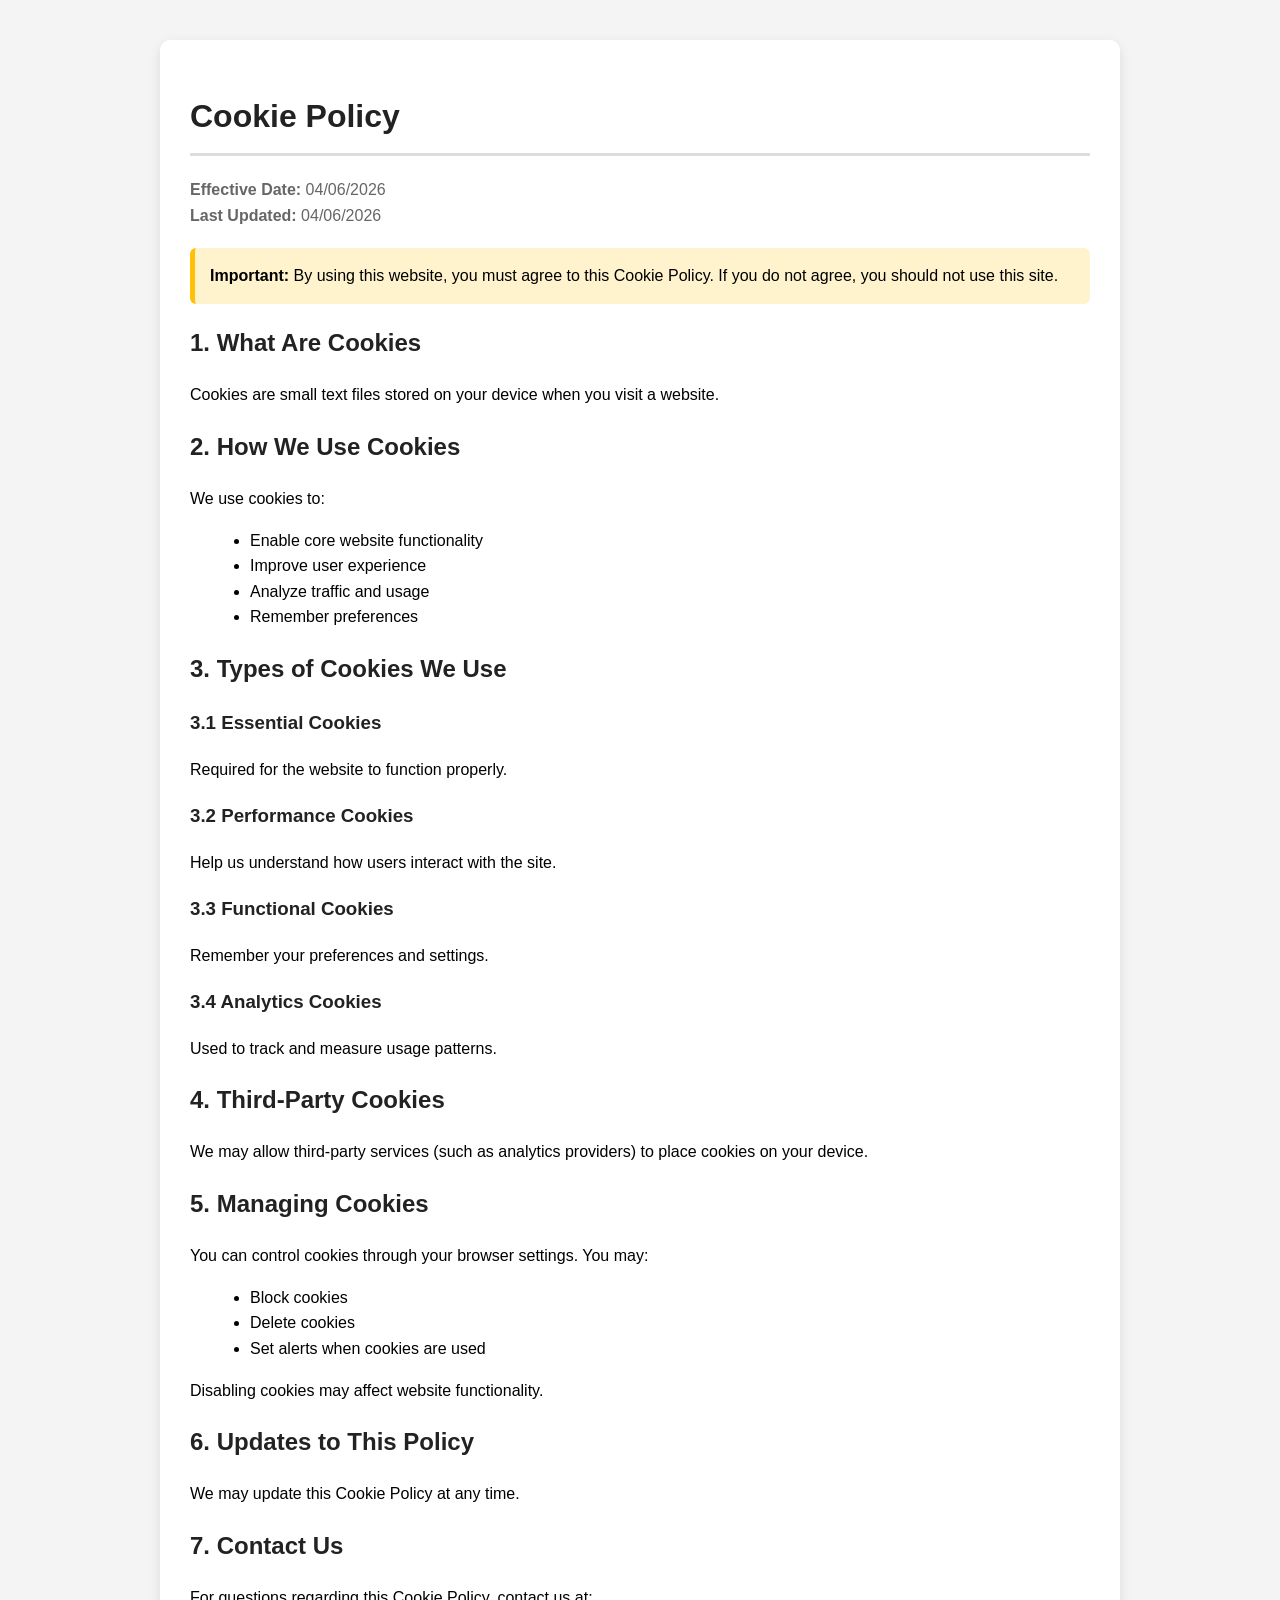
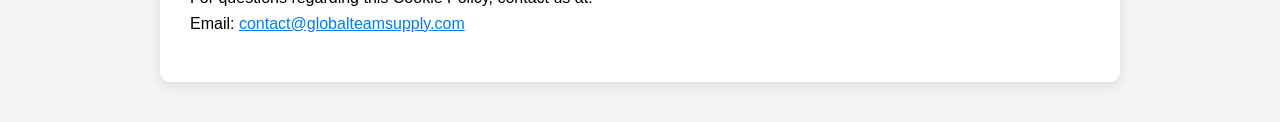
<file: cookie/index.html>
<!DOCTYPE html>
<html lang="en">
<head>
    <meta charset="UTF-8">
    <meta name="viewport" content="width=device-width, initial-scale=1.0">
    <title>Cookie Policy - Global Team Supply</title>
    <style>
        body {
            font-family: Arial, sans-serif;
            line-height: 1.6;
            margin: 0;
            padding: 0;
            background: #f4f4f4;
        }

        .container {
            max-width: 900px;
            margin: 40px auto;
            background: #ffffff;
            padding: 30px;
            border-radius: 10px;
            box-shadow: 0 4px 12px rgba(0,0,0,0.1);
        }

        h1, h2, h3 {
            color: #222;
        }

        h1 {
            border-bottom: 3px solid #ddd;
            padding-bottom: 10px;
        }

        ul {
            margin-left: 20px;
        }

        .meta {
            color: #666;
            margin-bottom: 20px;
        }

        .notice {
            background: #fff3cd;
            padding: 15px;
            border-left: 5px solid #ffc107;
            margin-bottom: 20px;
            border-radius: 6px;
        }

        a {
            color: #007BFF;
        }
    </style>
</head>
<body>

    <div class="container">
        <h1>Cookie Policy</h1>
        <div class="meta">
            <strong>Effective Date:</strong> 04/06/2026<br>
            <strong>Last Updated:</strong> 04/06/2026
        </div>

        <div class="notice">
            <strong>Important:</strong> By using this website, you must agree to this Cookie Policy. If you do not agree, you should not use this site.
        </div>

        <h2>1. What Are Cookies</h2>
        <p>
            Cookies are small text files stored on your device when you visit a website.
        </p>

        <h2>2. How We Use Cookies</h2>
        <p>We use cookies to:</p>
        <ul>
            <li>Enable core website functionality</li>
            <li>Improve user experience</li>
            <li>Analyze traffic and usage</li>
            <li>Remember preferences</li>
        </ul>

        <h2>3. Types of Cookies We Use</h2>

        <h3>3.1 Essential Cookies</h3>
        <p>Required for the website to function properly.</p>

        <h3>3.2 Performance Cookies</h3>
        <p>Help us understand how users interact with the site.</p>

        <h3>3.3 Functional Cookies</h3>
        <p>Remember your preferences and settings.</p>

        <h3>3.4 Analytics Cookies</h3>
        <p>Used to track and measure usage patterns.</p>

        <h2>4. Third-Party Cookies</h2>
        <p>
            We may allow third-party services (such as analytics providers) to place cookies on your device.
        </p>

        <h2>5. Managing Cookies</h2>
        <p>You can control cookies through your browser settings. You may:</p>
        <ul>
            <li>Block cookies</li>
            <li>Delete cookies</li>
            <li>Set alerts when cookies are used</li>
        </ul>
        <p>
            Disabling cookies may affect website functionality.
        </p>

        <h2>6. Updates to This Policy</h2>
        <p>
            We may update this Cookie Policy at any time.
        </p>

        <h2>7. Contact Us</h2>
        <p>
            For questions regarding this Cookie Policy, contact us at:<br>
            Email:
            <a href="mailto:contact@globalteamsupply.com?subject=Cookie%20Policy%20Inquiry">
                contact@globalteamsupply.com
            </a>
        </p>

    </div>

</body>
</html>
</file>
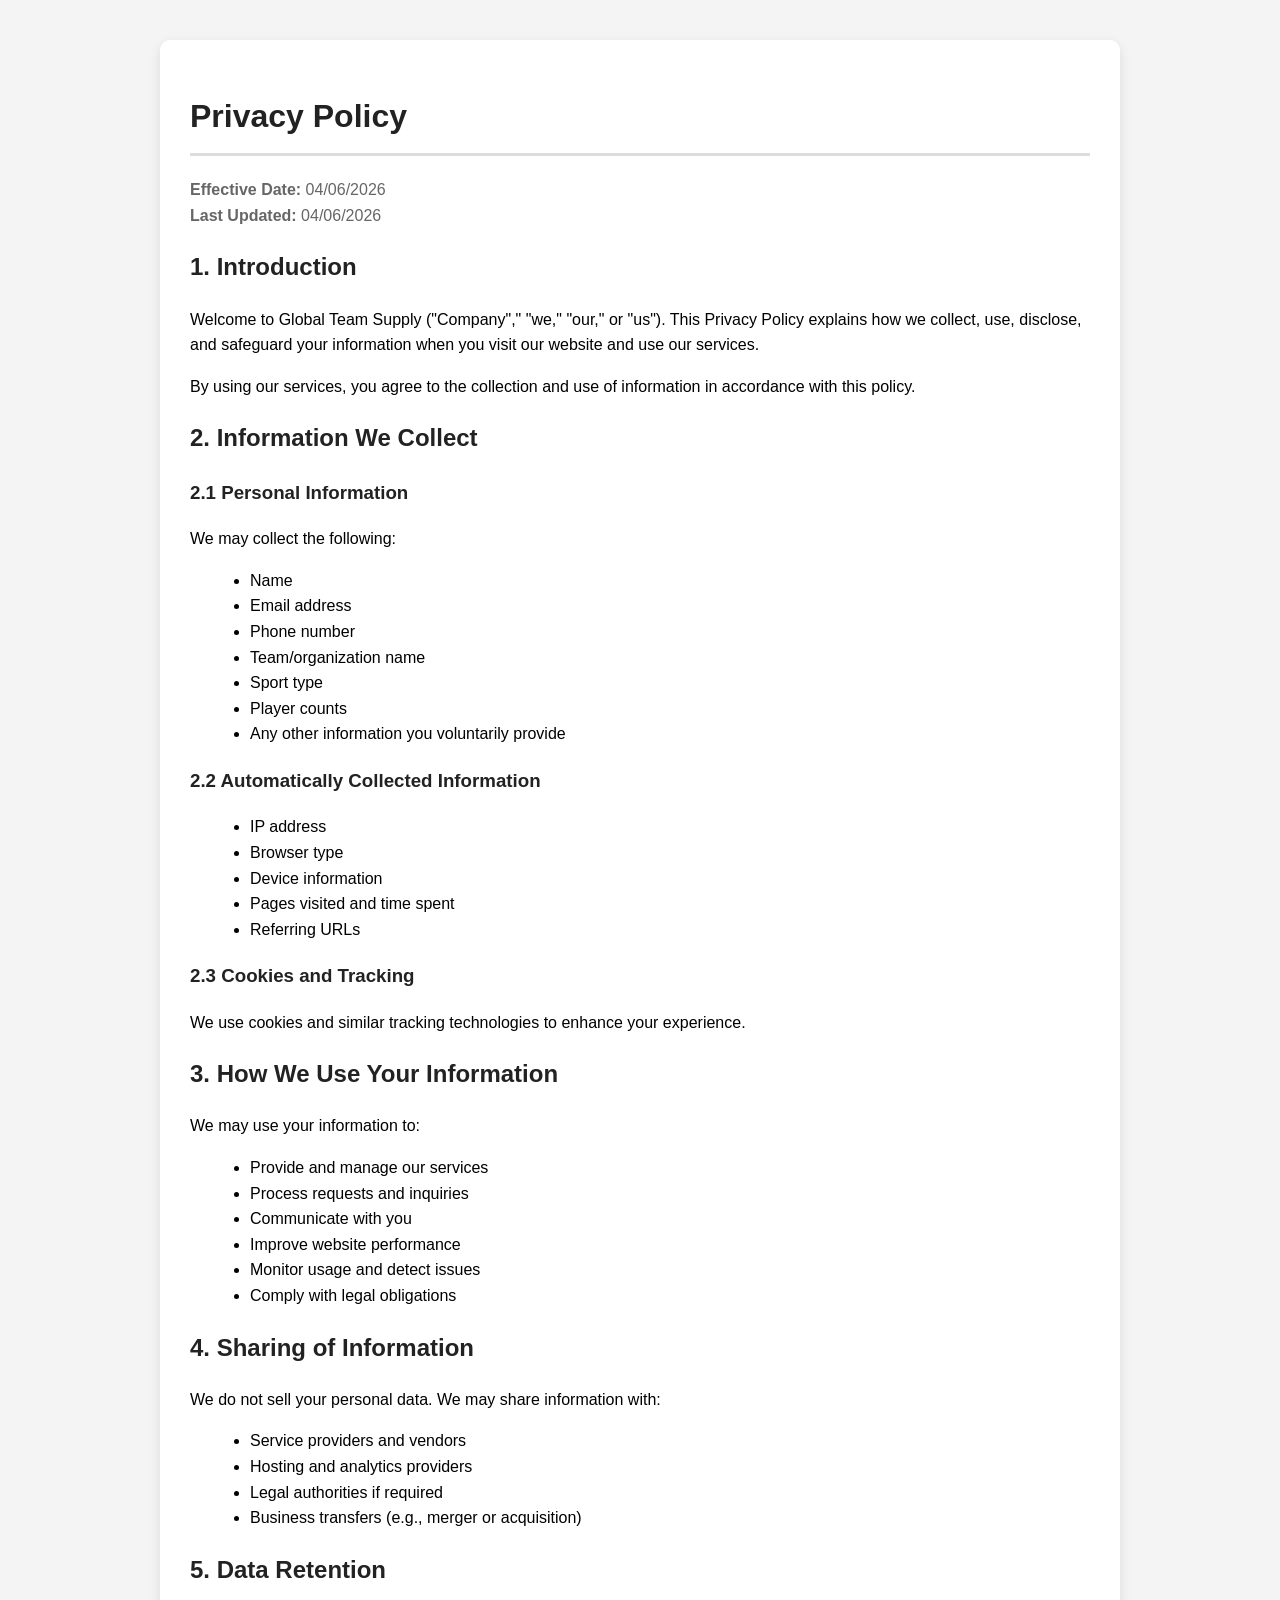
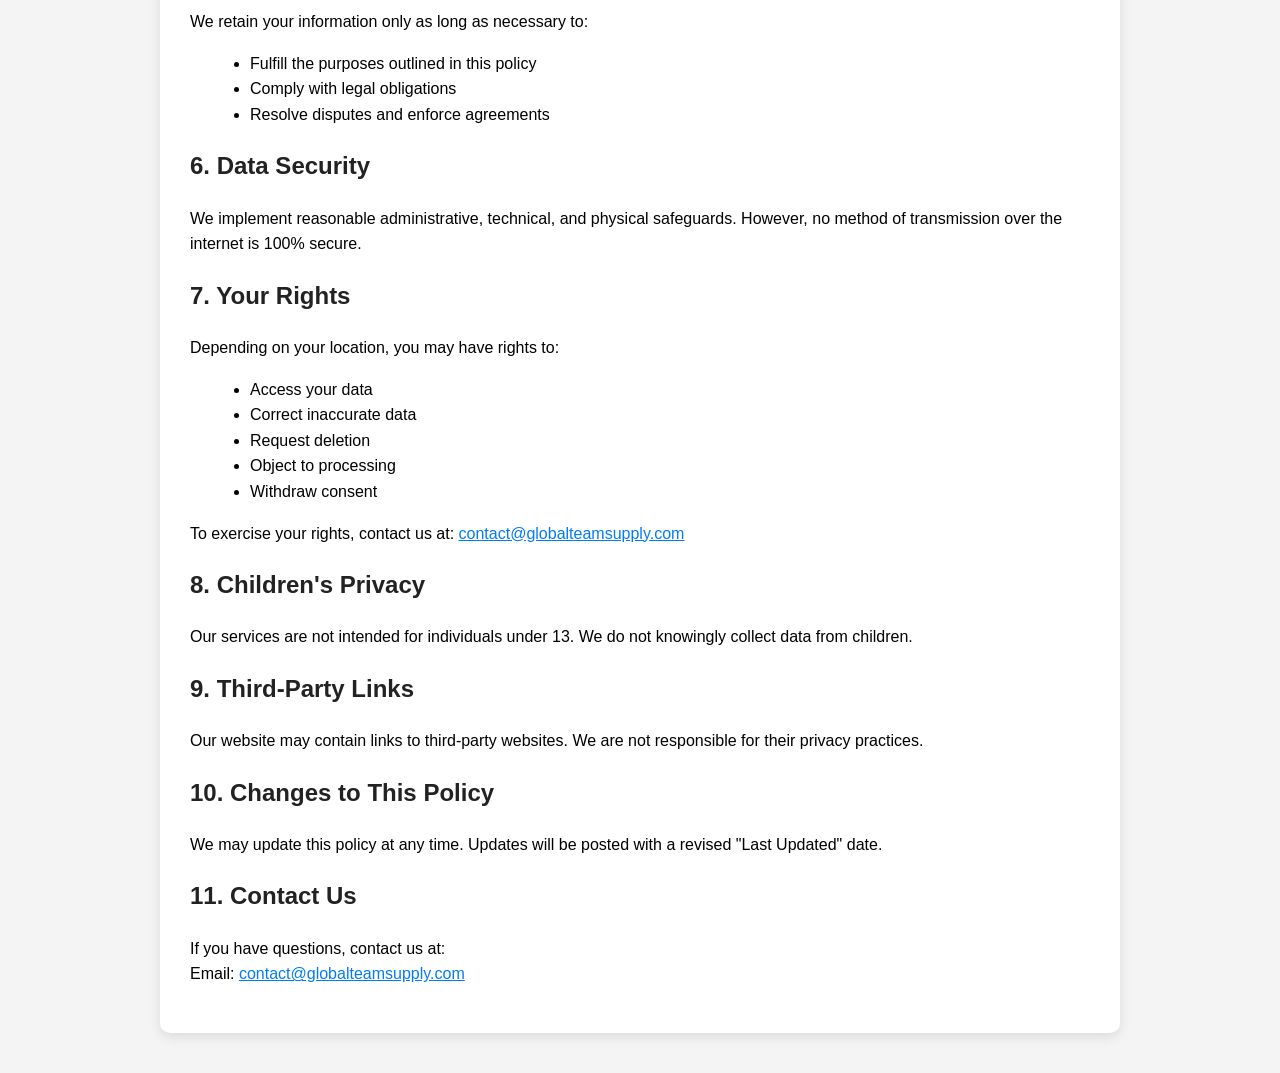
<file: privacy/index.html>
<!DOCTYPE html>
<html lang="en">
<head>
    <meta charset="UTF-8">
    <meta name="viewport" content="width=device-width, initial-scale=1.0">
    <title>Privacy Policy - Global Team Supply</title>
    <style>
        body {
            font-family: Arial, sans-serif;
            line-height: 1.6;
            margin: 0;
            padding: 0;
            background: #f4f4f4;
        }

        .container {
            max-width: 900px;
            margin: 40px auto;
            background: #ffffff;
            padding: 30px;
            border-radius: 10px;
            box-shadow: 0 4px 12px rgba(0,0,0,0.1);
        }

        h1, h2, h3 {
            color: #222;
        }

        h1 {
            border-bottom: 3px solid #ddd;
            padding-bottom: 10px;
        }

        ul {
            margin-left: 20px;
        }

        .meta {
            color: #666;
            margin-bottom: 20px;
        }

        a {
            color: #007BFF;
        }
    </style>
</head>
<body>

    <div class="container">
        <h1>Privacy Policy</h1>
        <div class="meta">
            <strong>Effective Date:</strong> 04/06/2026<br>
            <strong>Last Updated:</strong> 04/06/2026
        </div>

        <h2>1. Introduction</h2>
        <p>
            Welcome to Global Team Supply ("Company"," "we," "our," or "us"). This Privacy Policy explains how we collect, use, disclose, and safeguard your information when you visit our website and use our services.
        </p>
        <p>
            By using our services, you agree to the collection and use of information in accordance with this policy.
        </p>

        <h2>2. Information We Collect</h2>

        <h3>2.1 Personal Information</h3>
        <p>We may collect the following:</p>
        <ul>
            <li>Name</li>
            <li>Email address</li>
            <li>Phone number</li>
            <li>Team/organization name</li>
            <li>Sport type</li>
            <li>Player counts</li>
            <li>Any other information you voluntarily provide</li>
        </ul>

        <h3>2.2 Automatically Collected Information</h3>
        <ul>
            <li>IP address</li>
            <li>Browser type</li>
            <li>Device information</li>
            <li>Pages visited and time spent</li>
            <li>Referring URLs</li>
        </ul>

        <h3>2.3 Cookies and Tracking</h3>
        <p>
            We use cookies and similar tracking technologies to enhance your experience.
        </p>

        <h2>3. How We Use Your Information</h2>
        <p>We may use your information to:</p>
        <ul>
            <li>Provide and manage our services</li>
            <li>Process requests and inquiries</li>
            <li>Communicate with you</li>
            <li>Improve website performance</li>
            <li>Monitor usage and detect issues</li>
            <li>Comply with legal obligations</li>
        </ul>

        <h2>4. Sharing of Information</h2>
        <p>We do not sell your personal data. We may share information with:</p>
        <ul>
            <li>Service providers and vendors</li>
            <li>Hosting and analytics providers</li>
            <li>Legal authorities if required</li>
            <li>Business transfers (e.g., merger or acquisition)</li>
        </ul>

        <h2>5. Data Retention</h2>
        <p>We retain your information only as long as necessary to:</p>
        <ul>
            <li>Fulfill the purposes outlined in this policy</li>
            <li>Comply with legal obligations</li>
            <li>Resolve disputes and enforce agreements</li>
        </ul>

        <h2>6. Data Security</h2>
        <p>
            We implement reasonable administrative, technical, and physical safeguards. However, no method of transmission over the internet is 100% secure.
        </p>

        <h2>7. Your Rights</h2>
        <p>Depending on your location, you may have rights to:</p>
        <ul>
            <li>Access your data</li>
            <li>Correct inaccurate data</li>
            <li>Request deletion</li>
            <li>Object to processing</li>
            <li>Withdraw consent</li>
        </ul>
        <p>
            To exercise your rights, contact us at:
            <a href="mailto:contact@globalteamsupply.com?subject=Privacy%20Policy%20Request">
                contact@globalteamsupply.com
            </a>
        </p>

        <h2>8. Children's Privacy</h2>
        <p>
            Our services are not intended for individuals under 13. We do not knowingly collect data from children.
        </p>

        <h2>9. Third-Party Links</h2>
        <p>
            Our website may contain links to third-party websites. We are not responsible for their privacy practices.
        </p>

        <h2>10. Changes to This Policy</h2>
        <p>
            We may update this policy at any time. Updates will be posted with a revised "Last Updated" date.
        </p>

        <h2>11. Contact Us</h2>
        <p>
            If you have questions, contact us at:<br>
            Email:
            <a href="mailto:contact@globalteamsupply.com?subject=Privacy%20Policy%20Inquiry">
                contact@globalteamsupply.com
            </a>
        </p>
    </div>

</body>
</html>
</file>
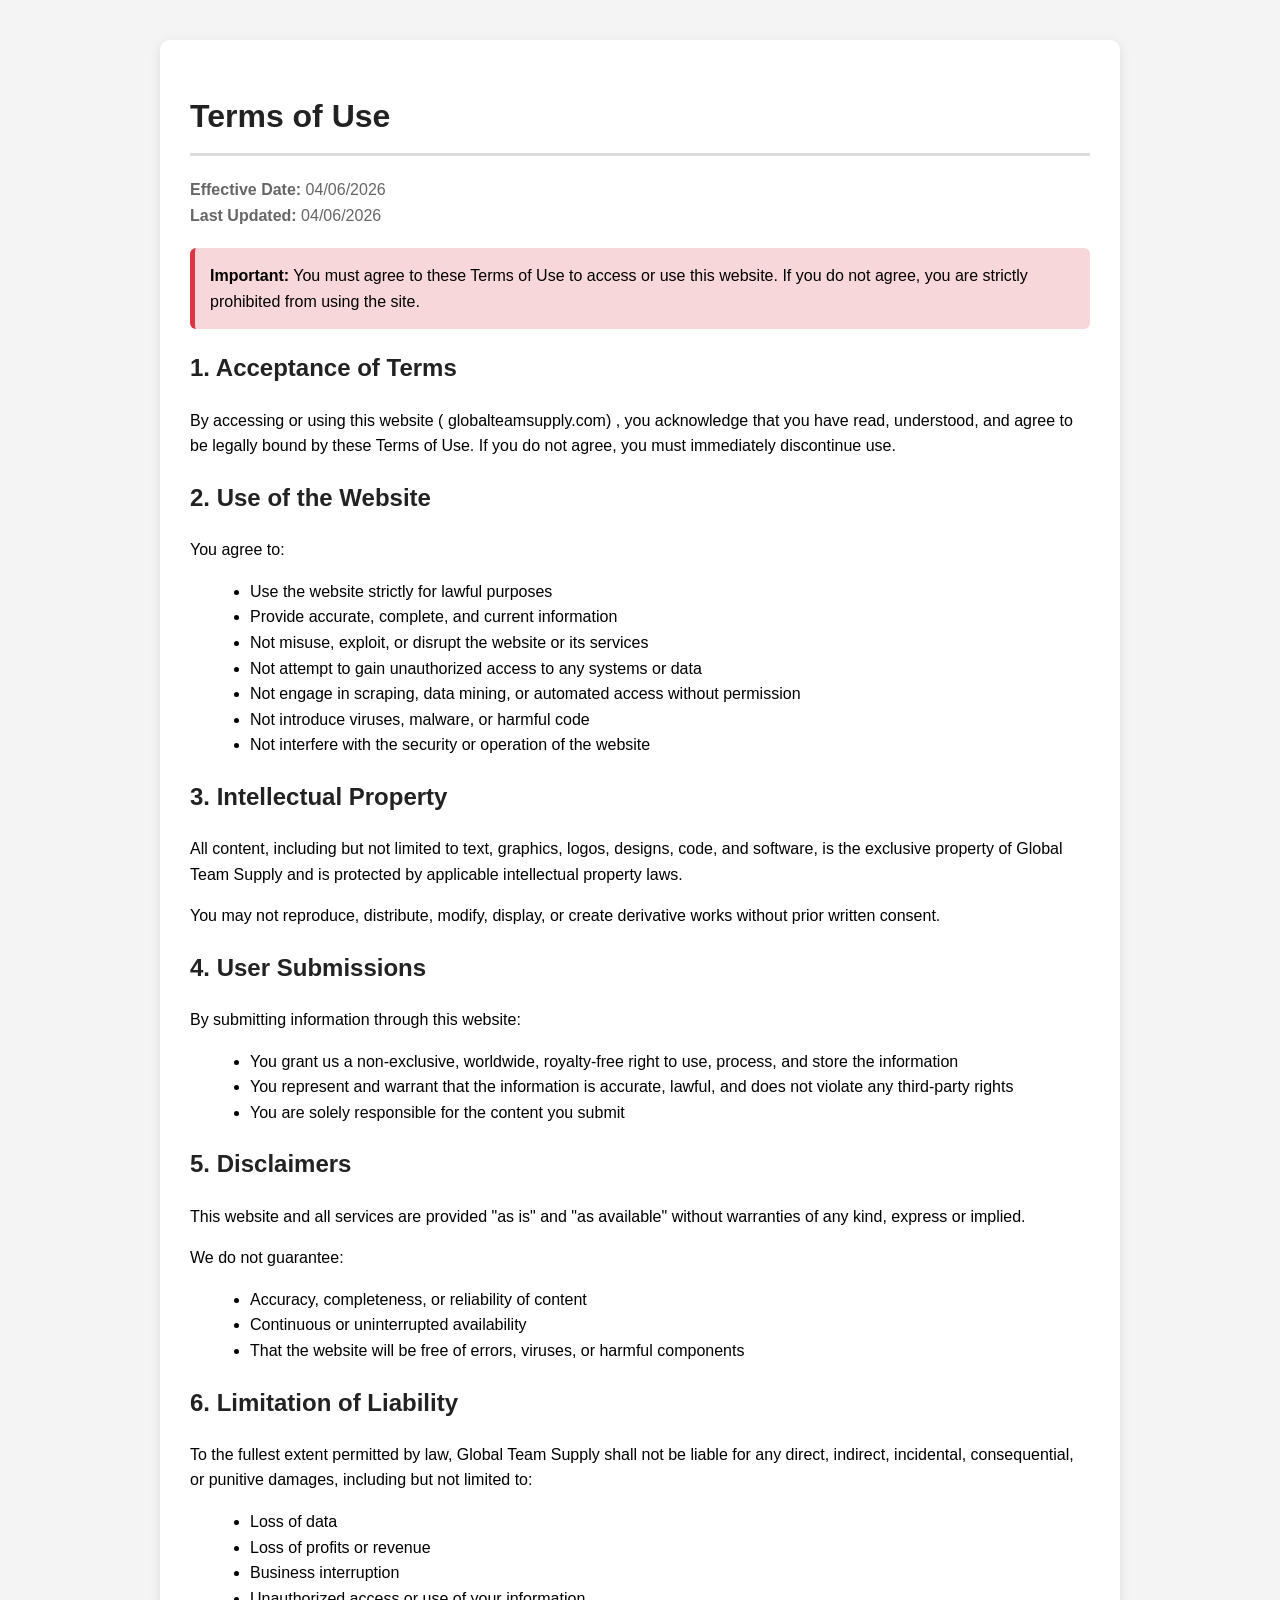
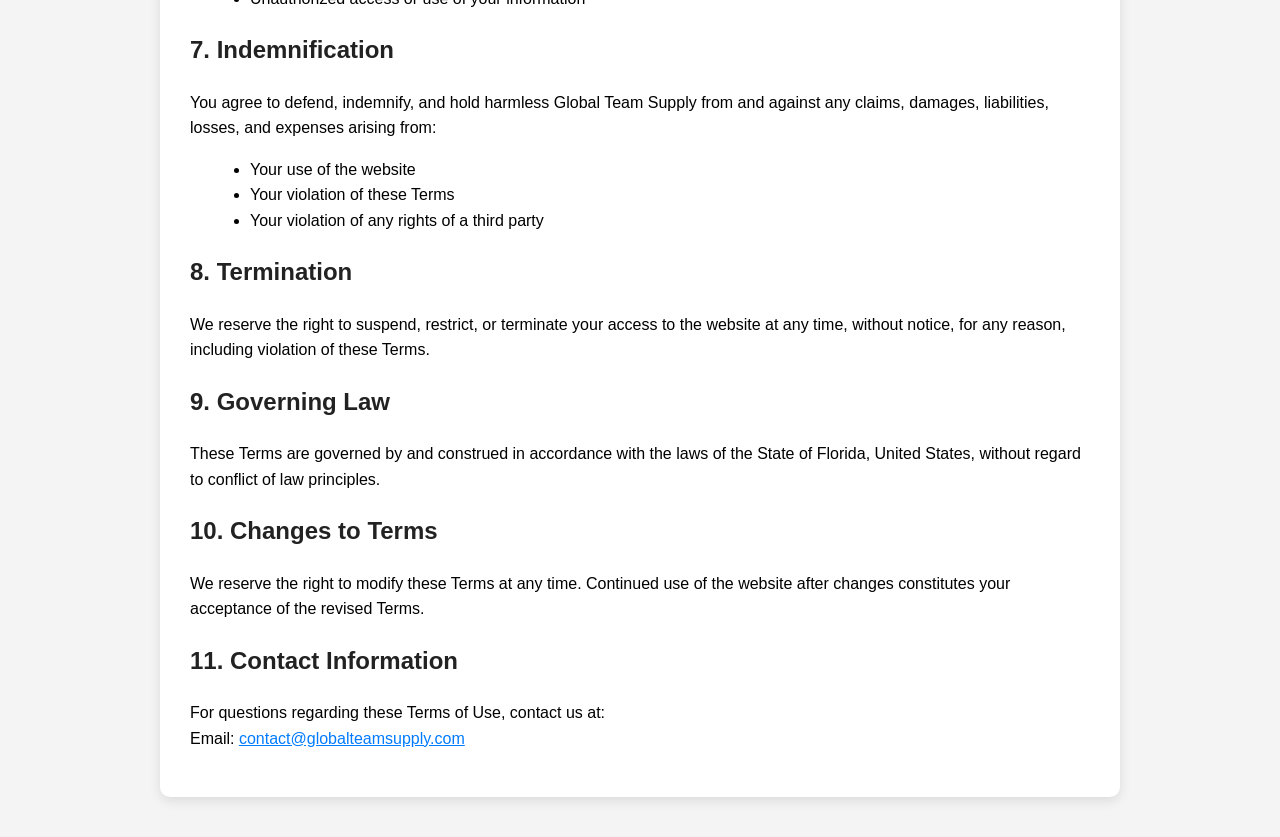
<file: terms/index.html>
<!DOCTYPE html>
<html lang="en">
<head>
    <meta charset="UTF-8">
    <meta name="viewport" content="width=device-width, initial-scale=1.0">
    <title>Terms of Use - Global Team Supply</title>
    <style>
        body {
            font-family: Arial, sans-serif;
            line-height: 1.6;
            margin: 0;
            padding: 0;
            background: #f4f4f4;
        }

        .container {
            max-width: 900px;
            margin: 40px auto;
            background: #ffffff;
            padding: 30px;
            border-radius: 10px;
            box-shadow: 0 4px 12px rgba(0,0,0,0.1);
        }

        h1, h2, h3 {
            color: #222;
        }

        h1 {
            border-bottom: 3px solid #ddd;
            padding-bottom: 10px;
        }

        ul {
            margin-left: 20px;
        }

        .meta {
            color: #666;
            margin-bottom: 20px;
        }

        .notice {
            background: #f8d7da;
            padding: 15px;
            border-left: 5px solid #dc3545;
            margin-bottom: 20px;
            border-radius: 6px;
        }

        a {
            color: #007BFF;
        }
    </style>
</head>
<body>

    <div class="container">
        <h1>Terms of Use</h1>
        <div class="meta">
            <strong>Effective Date:</strong> 04/06/2026<br>
            <strong>Last Updated:</strong> 04/06/2026
        </div>

        <div class="notice">
            <strong>Important:</strong> You must agree to these Terms of Use to access or use this website. If you do not agree, you are strictly prohibited from using the site.
        </div>

        <h2>1. Acceptance of Terms</h2>
        <p>
            By accessing or using this website ( globalteamsupply.com) , you acknowledge that you have read, understood, and agree to be legally bound by these Terms of Use. If you do not agree, you must immediately discontinue use.
        </p>

        <h2>2. Use of the Website</h2>
        <p>You agree to:</p>
        <ul>
            <li>Use the website strictly for lawful purposes</li>
            <li>Provide accurate, complete, and current information</li>
            <li>Not misuse, exploit, or disrupt the website or its services</li>
            <li>Not attempt to gain unauthorized access to any systems or data</li>
            <li>Not engage in scraping, data mining, or automated access without permission</li>
            <li>Not introduce viruses, malware, or harmful code</li>
            <li>Not interfere with the security or operation of the website</li>
        </ul>

        <h2>3. Intellectual Property</h2>
        <p>
            All content, including but not limited to text, graphics, logos, designs, code, and software, is the exclusive property of Global Team Supply and is protected by applicable intellectual property laws.
        </p>
        <p>
            You may not reproduce, distribute, modify, display, or create derivative works without prior written consent.
        </p>

        <h2>4. User Submissions</h2>
        <p>By submitting information through this website:</p>
        <ul>
            <li>You grant us a non-exclusive, worldwide, royalty-free right to use, process, and store the information</li>
            <li>You represent and warrant that the information is accurate, lawful, and does not violate any third-party rights</li>
            <li>You are solely responsible for the content you submit</li>
        </ul>

        <h2>5. Disclaimers</h2>
        <p>
            This website and all services are provided "as is" and "as available" without warranties of any kind, express or implied.
        </p>
        <p>We do not guarantee:</p>
        <ul>
            <li>Accuracy, completeness, or reliability of content</li>
            <li>Continuous or uninterrupted availability</li>
            <li>That the website will be free of errors, viruses, or harmful components</li>
        </ul>

        <h2>6. Limitation of Liability</h2>
        <p>
            To the fullest extent permitted by law, Global Team Supply shall not be liable for any direct, indirect, incidental, consequential, or punitive damages, including but not limited to:
        </p>
        <ul>
            <li>Loss of data</li>
            <li>Loss of profits or revenue</li>
            <li>Business interruption</li>
            <li>Unauthorized access or use of your information</li>
        </ul>

        <h2>7. Indemnification</h2>
        <p>
            You agree to defend, indemnify, and hold harmless Global Team Supply from and against any claims, damages, liabilities, losses, and expenses arising from:
        </p>
        <ul>
            <li>Your use of the website</li>
            <li>Your violation of these Terms</li>
            <li>Your violation of any rights of a third party</li>
        </ul>

        <h2>8. Termination</h2>
        <p>
            We reserve the right to suspend, restrict, or terminate your access to the website at any time, without notice, for any reason, including violation of these Terms.
        </p>

        <h2>9. Governing Law</h2>
        <p>
            These Terms are governed by and construed in accordance with the laws of the State of Florida, United States, without regard to conflict of law principles.
        </p>

        <h2>10. Changes to Terms</h2>
        <p>
            We reserve the right to modify these Terms at any time. Continued use of the website after changes constitutes your acceptance of the revised Terms.
        </p>

        <h2>11. Contact Information</h2>
        <p>
            For questions regarding these Terms of Use, contact us at:<br>
            Email:
            <a href="mailto:contact@globalteamsupply.com?subject=Terms%20of%20Use%20Inquiry">
                contact@globalteamsupply.com
            </a>
        </p>

    </div>

</body>
</html>
</file>
